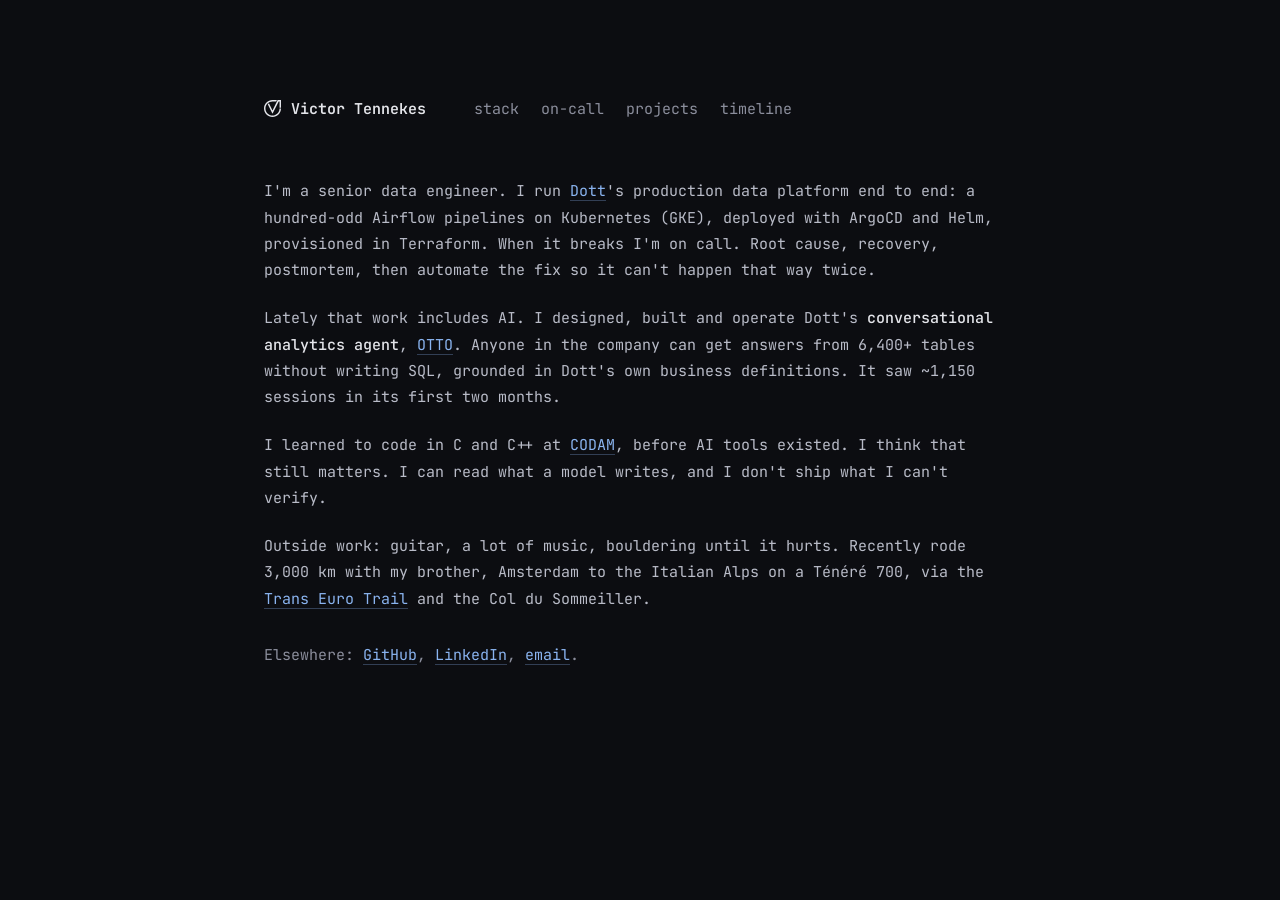
<file: index.html>
<!doctype html>
<html lang="en">
<head>
  <meta charset="utf-8">
  <meta name="viewport" content="width=device-width, initial-scale=1, viewport-fit=cover">
  <title>Victor Tennekes</title>
  <meta name="description" content="Victor Tennekes, senior data engineer at Dott. Runs the production data platform end to end.">
  <meta property="og:type" content="website">
  <meta property="og:site_name" content="Victor Tennekes">
  <meta property="og:title" content="Victor Tennekes">
  <meta property="og:description" content="Victor Tennekes, senior data engineer at Dott. Runs the production data platform end to end.">
  <meta property="og:url" content="https://victortennekes.github.io/">
  <meta property="og:image" content="https://victortennekes.github.io/og.png">
  <meta name="twitter:card" content="summary_large_image">
  <meta name="theme-color" content="#0c0d11">
  <link rel="preconnect" href="https://fonts.googleapis.com">
  <link rel="preconnect" href="https://fonts.gstatic.com" crossorigin>
  <link href="https://fonts.googleapis.com/css2?family=JetBrains+Mono:ital,wght@0,400;0,500;0,600;1,400&display=swap" rel="stylesheet">
  <link rel="stylesheet" href="style.css">
  <link rel="icon" href="favicon.svg?v=2" type="image/svg+xml">
</head>
<body>

<main class="page">
  <header class="top">
    <a class="name" href="./"><img class="mark" src="mark.svg" width="17" height="17" alt="">Victor Tennekes</a>
    <nav aria-label="Pages">
      <a href="stack.html">stack</a>
      <a href="oncall.html">on-call</a>
      <a href="projects.html">projects</a>
      <a href="timeline.html">timeline</a>
    </nav>
  </header>

  <div class="prose">
    <p>I'm a senior data engineer. I run <a href="https://ridedott.com">Dott</a>'s production data platform end to end: a hundred-odd Airflow pipelines on Kubernetes (GKE), deployed with ArgoCD and Helm, provisioned in Terraform. When it breaks I'm on call. Root cause, recovery, postmortem, then automate the fix so it can't happen that way twice.</p>

    <p>Lately that work includes AI. I designed, built and operate Dott's <b>conversational analytics agent</b>, <a href="projects.html">OTTO</a>. Anyone in the company can get answers from 6,400+ tables without writing SQL, grounded in Dott's own business definitions. It saw ~1,150 sessions in its first two months.</p>

    <p>I learned to code in C and C++ at <a href="https://www.codam.nl">CODAM</a>, before AI tools existed. I think that still matters. I can read what a model writes, and I don't ship what I can't verify.</p>

    <p>Outside work: guitar, a lot of music, bouldering until it hurts. Recently rode 3,000 km with my brother, Amsterdam to the Italian Alps on a Ténéré 700, via the <a href="https://transeurotrail.org">Trans Euro Trail</a> and the Col du Sommeiller.</p>

    <p class="links">Elsewhere: <a href="https://github.com/victortennekes">GitHub</a>, <a href="https://www.linkedin.com/in/victortennekes">LinkedIn</a>, <a class="mail" href="#" data-e="moc.duolci@sekennetrotciv">email</a>.</p>
  </div>
</main>

<script src="main.js"></script>
</body>
</html>
</file>
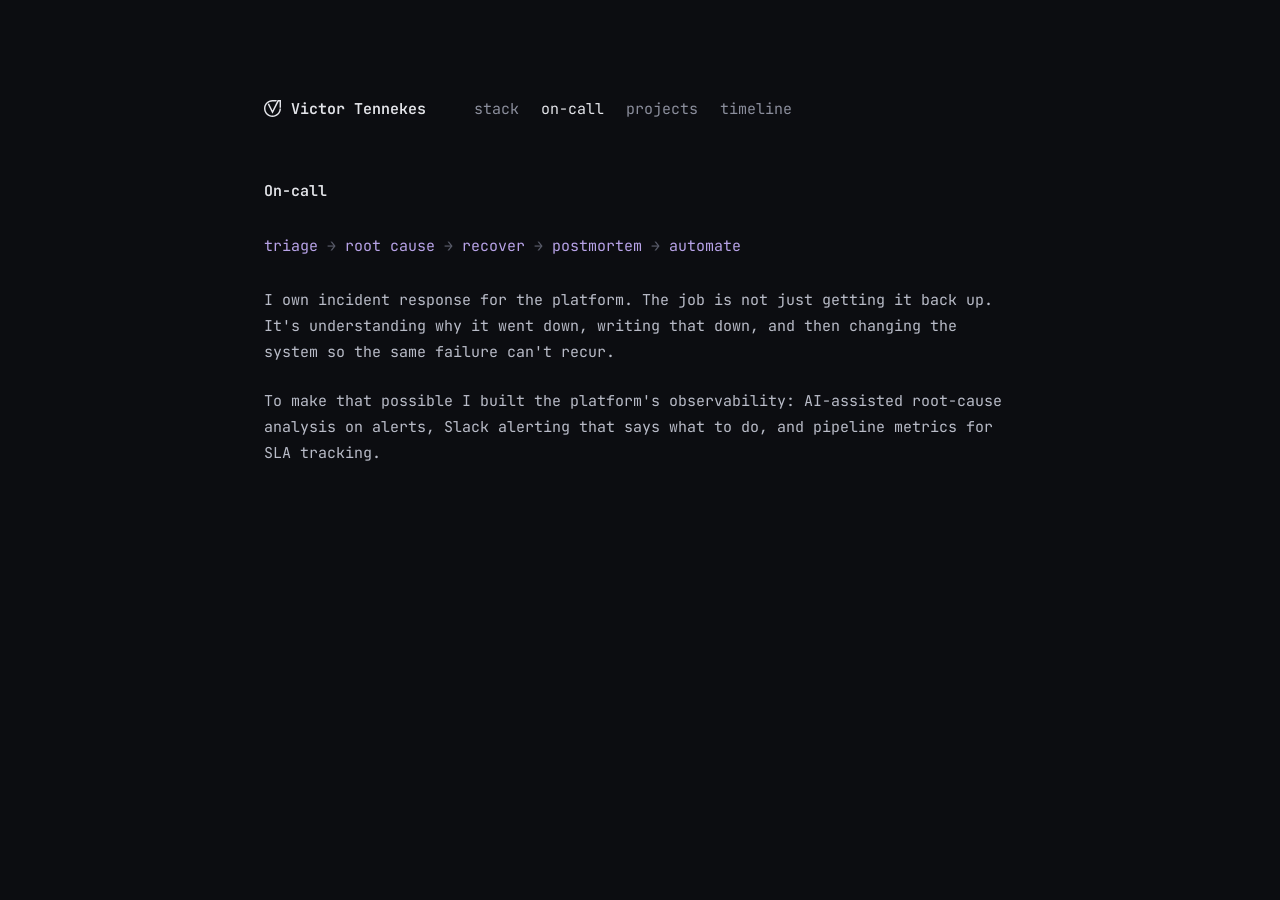
<file: oncall.html>
<!doctype html>
<html lang="en">
<head>
  <meta charset="utf-8">
  <meta name="viewport" content="width=device-width, initial-scale=1, viewport-fit=cover">
  <title>On-call · Victor Tennekes</title>
  <meta name="description" content="How Victor Tennekes handles incidents on Dott's data platform.">
  <meta property="og:type" content="website">
  <meta property="og:site_name" content="Victor Tennekes">
  <meta property="og:title" content="On-call · Victor Tennekes">
  <meta property="og:description" content="How Victor Tennekes handles incidents on Dott's data platform.">
  <meta property="og:url" content="https://victortennekes.github.io/oncall.html">
  <meta property="og:image" content="https://victortennekes.github.io/og.png">
  <meta name="twitter:card" content="summary_large_image">
  <meta name="theme-color" content="#0c0d11">
  <link rel="preconnect" href="https://fonts.googleapis.com">
  <link rel="preconnect" href="https://fonts.gstatic.com" crossorigin>
  <link href="https://fonts.googleapis.com/css2?family=JetBrains+Mono:ital,wght@0,400;0,500;0,600;1,400&display=swap" rel="stylesheet">
  <link rel="stylesheet" href="style.css">
  <link rel="icon" href="favicon.svg?v=2" type="image/svg+xml">
</head>
<body>

<main class="page">
  <header class="top">
    <a class="name" href="./"><img class="mark" src="mark.svg" width="17" height="17" alt="">Victor Tennekes</a>
    <nav aria-label="Pages">
      <a href="stack.html">stack</a>
      <a href="oncall.html" aria-current="page">on-call</a>
      <a href="projects.html">projects</a>
      <a href="timeline.html">timeline</a>
    </nav>
  </header>

  <h1>On-call</h1>
  <p class="loop"><span>triage</span> → <span>root cause</span> → <span>recover</span> → <span>postmortem</span> → <span>automate</span></p>
  <div class="prose">
    <p>I own incident response for the platform. The job is not just getting it back up. It's understanding why it went down, writing that down, and then changing the system so the same failure can't recur.</p>
    <p>To make that possible I built the platform's observability: AI-assisted root-cause analysis on alerts, Slack alerting that says what to do, and pipeline metrics for SLA tracking.</p>
  </div>
</main>

<script src="main.js"></script>
</body>
</html>
</file>
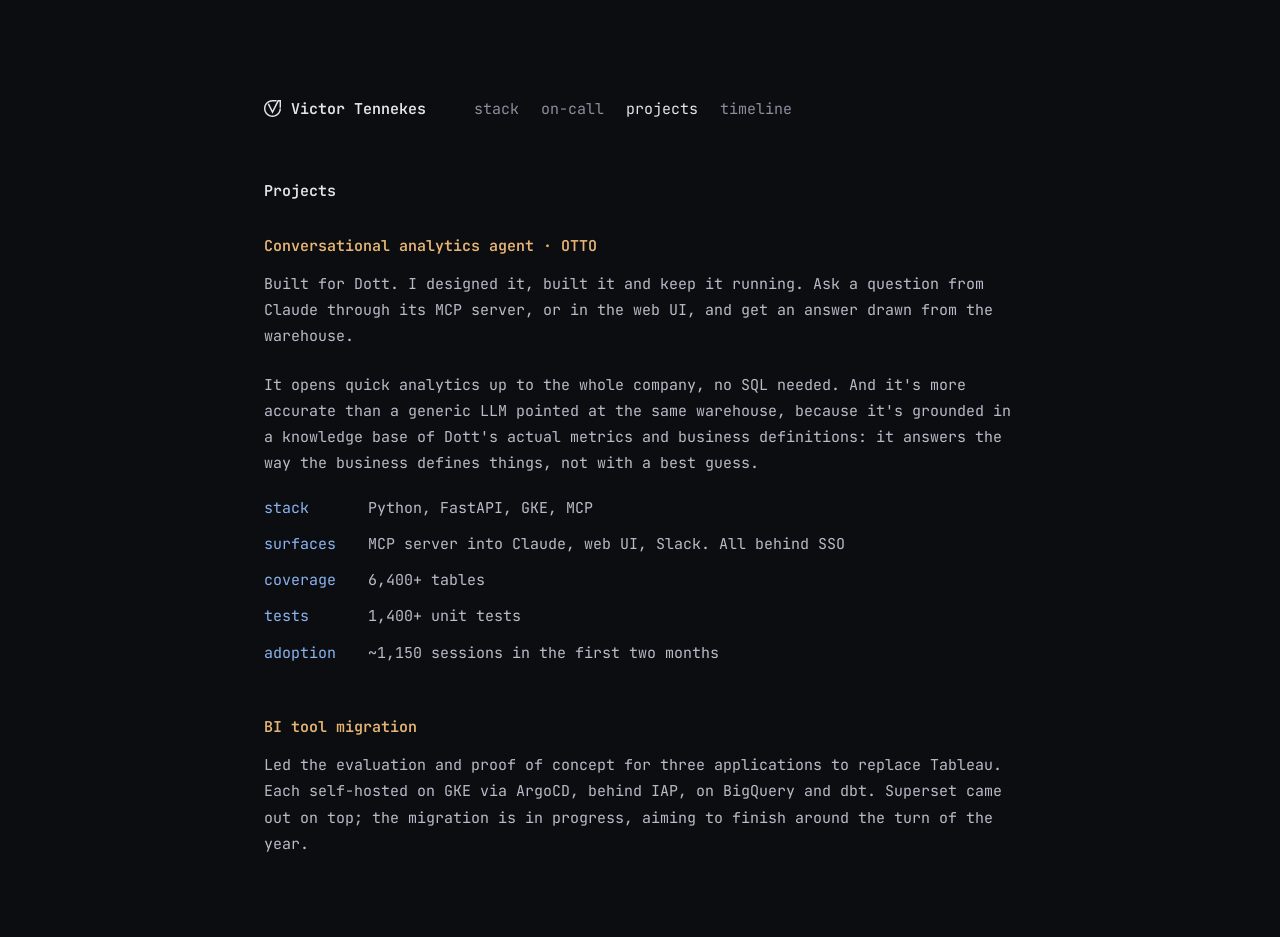
<file: projects.html>
<!doctype html>
<html lang="en">
<head>
  <meta charset="utf-8">
  <meta name="viewport" content="width=device-width, initial-scale=1, viewport-fit=cover">
  <title>Projects · Victor Tennekes</title>
  <meta name="description" content="Selected projects by Victor Tennekes: a conversational analytics agent and a BI tool migration.">
  <meta property="og:type" content="website">
  <meta property="og:site_name" content="Victor Tennekes">
  <meta property="og:title" content="Projects · Victor Tennekes">
  <meta property="og:description" content="Selected projects by Victor Tennekes: a conversational analytics agent and a BI tool migration.">
  <meta property="og:url" content="https://victortennekes.github.io/projects.html">
  <meta property="og:image" content="https://victortennekes.github.io/og.png">
  <meta name="twitter:card" content="summary_large_image">
  <meta name="theme-color" content="#0c0d11">
  <link rel="preconnect" href="https://fonts.googleapis.com">
  <link rel="preconnect" href="https://fonts.gstatic.com" crossorigin>
  <link href="https://fonts.googleapis.com/css2?family=JetBrains+Mono:ital,wght@0,400;0,500;0,600;1,400&display=swap" rel="stylesheet">
  <link rel="stylesheet" href="style.css">
  <link rel="icon" href="favicon.svg?v=2" type="image/svg+xml">
</head>
<body>

<main class="page">
  <header class="top">
    <a class="name" href="./"><img class="mark" src="mark.svg" width="17" height="17" alt="">Victor Tennekes</a>
    <nav aria-label="Pages">
      <a href="stack.html">stack</a>
      <a href="oncall.html">on-call</a>
      <a href="projects.html" aria-current="page">projects</a>
      <a href="timeline.html">timeline</a>
    </nav>
  </header>

  <h1>Projects</h1>

  <section class="project">
    <h2>Conversational analytics agent · OTTO</h2>
    <div class="prose">
      <p>Built for Dott. I designed it, built it and keep it running. Ask a question from Claude through its MCP server, or in the web UI, and get an answer drawn from the warehouse.</p>
      <p>It opens quick analytics up to the whole company, no SQL needed. And it's more accurate than a generic LLM pointed at the same warehouse, because it's grounded in a knowledge base of Dott's actual metrics and business definitions: it answers the way the business defines things, not with a best guess.</p>
    </div>
    <dl class="kv">
      <dt>stack</dt><dd>Python, FastAPI, GKE, MCP</dd>
      <dt>surfaces</dt><dd>MCP server into Claude, web UI, Slack. All behind SSO</dd>
      <dt>coverage</dt><dd>6,400+ tables</dd>
      <dt>tests</dt><dd>1,400+ unit tests</dd>
      <dt>adoption</dt><dd>~1,150 sessions in the first two months</dd>
    </dl>
  </section>

  <section class="project">
    <h2>BI tool migration</h2>
    <div class="prose">
      <p>Led the evaluation and proof of concept for three applications to replace Tableau. Each self-hosted on GKE via ArgoCD, behind IAP, on BigQuery and dbt. Superset came out on top; the migration is in progress, aiming to finish around the turn of the year.</p>
    </div>
  </section>
</main>

<script src="main.js"></script>
</body>
</html>
</file>
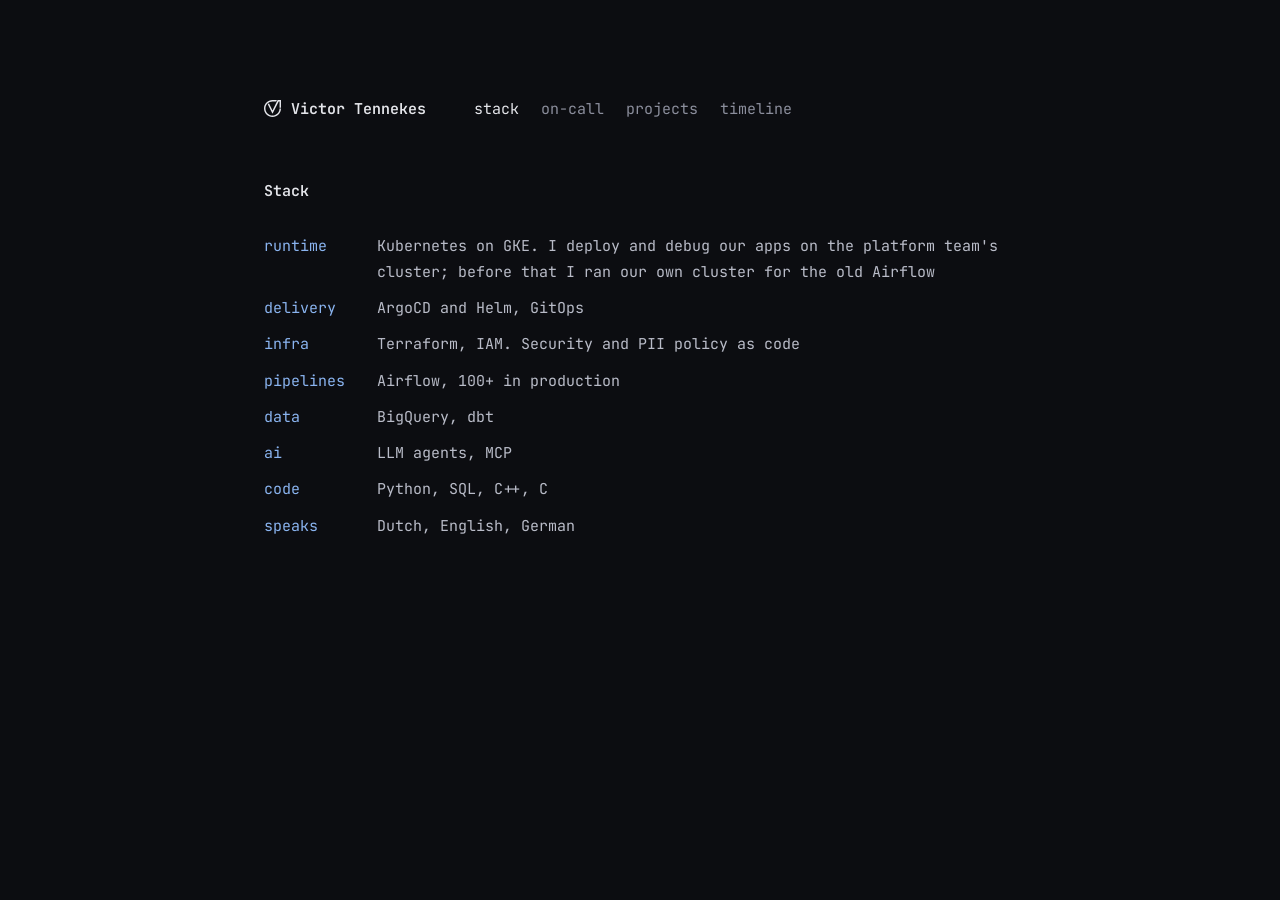
<file: stack.html>
<!doctype html>
<html lang="en">
<head>
  <meta charset="utf-8">
  <meta name="viewport" content="width=device-width, initial-scale=1, viewport-fit=cover">
  <title>Stack · Victor Tennekes</title>
  <meta name="description" content="What Victor Tennekes runs Dott's data platform on.">
  <meta property="og:type" content="website">
  <meta property="og:site_name" content="Victor Tennekes">
  <meta property="og:title" content="Stack · Victor Tennekes">
  <meta property="og:description" content="What Victor Tennekes runs Dott's data platform on.">
  <meta property="og:url" content="https://victortennekes.github.io/stack.html">
  <meta property="og:image" content="https://victortennekes.github.io/og.png">
  <meta name="twitter:card" content="summary_large_image">
  <meta name="theme-color" content="#0c0d11">
  <link rel="preconnect" href="https://fonts.googleapis.com">
  <link rel="preconnect" href="https://fonts.gstatic.com" crossorigin>
  <link href="https://fonts.googleapis.com/css2?family=JetBrains+Mono:ital,wght@0,400;0,500;0,600;1,400&display=swap" rel="stylesheet">
  <link rel="stylesheet" href="style.css">
  <link rel="icon" href="favicon.svg?v=2" type="image/svg+xml">
</head>
<body>

<main class="page">
  <header class="top">
    <a class="name" href="./"><img class="mark" src="mark.svg" width="17" height="17" alt="">Victor Tennekes</a>
    <nav aria-label="Pages">
      <a href="stack.html" aria-current="page">stack</a>
      <a href="oncall.html">on-call</a>
      <a href="projects.html">projects</a>
      <a href="timeline.html">timeline</a>
    </nav>
  </header>

  <h1>Stack</h1>
  <dl class="kv">
    <dt>runtime</dt><dd>Kubernetes on GKE. I deploy and debug our apps on the platform team's cluster; before that I ran our own cluster for the old Airflow</dd>
    <dt>delivery</dt><dd>ArgoCD and Helm, GitOps</dd>
    <dt>infra</dt><dd>Terraform, IAM. Security and PII policy as code</dd>
    <dt>pipelines</dt><dd>Airflow, 100+ in production</dd>
    <dt>data</dt><dd>BigQuery, dbt</dd>
    <dt>ai</dt><dd>LLM agents, MCP</dd>
    <dt>code</dt><dd>Python, SQL, C++, C</dd>
    <dt>speaks</dt><dd>Dutch, English, German</dd>
  </dl>
</main>

<script src="main.js"></script>
</body>
</html>
</file>
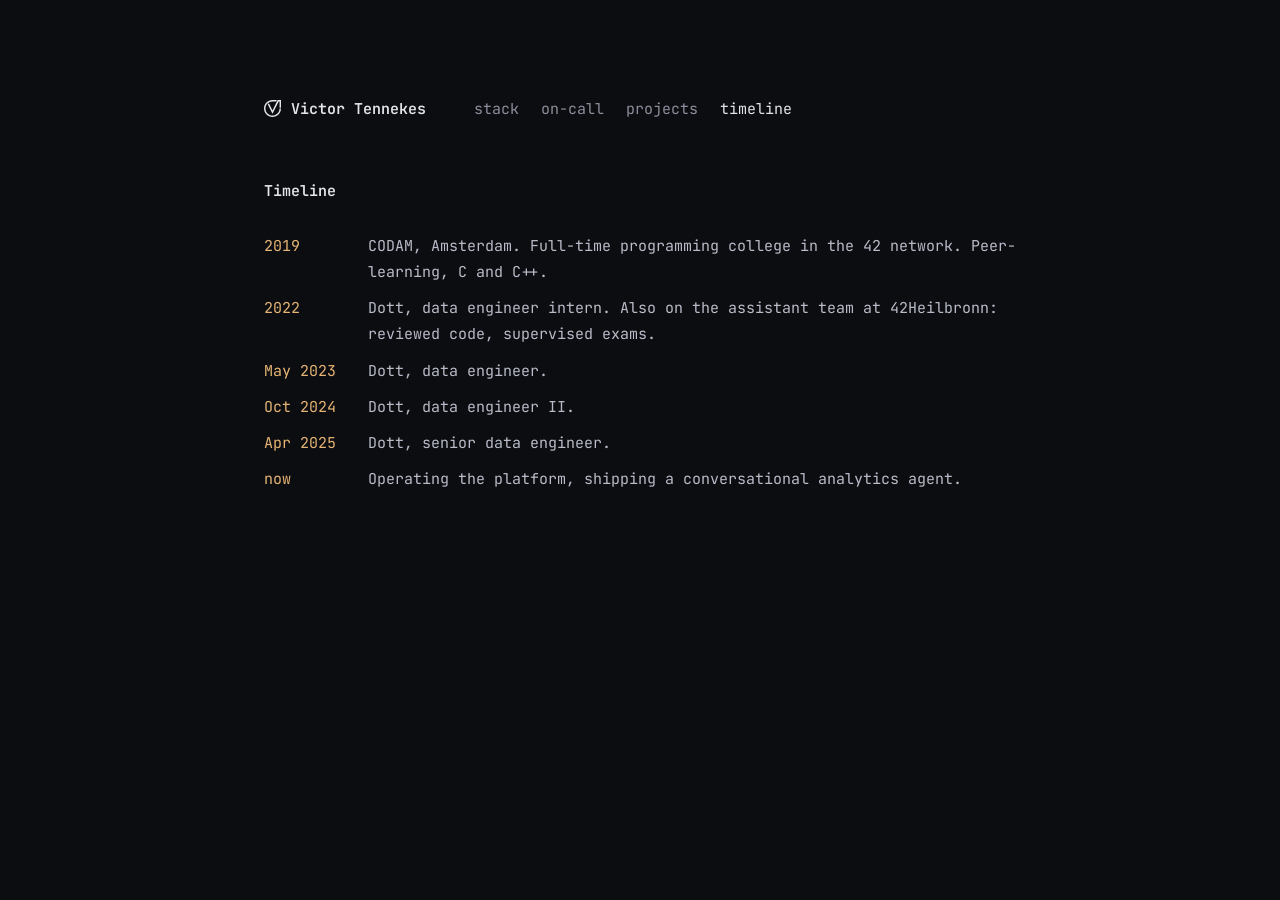
<file: timeline.html>
<!doctype html>
<html lang="en">
<head>
  <meta charset="utf-8">
  <meta name="viewport" content="width=device-width, initial-scale=1, viewport-fit=cover">
  <title>Timeline · Victor Tennekes</title>
  <meta name="description" content="Victor Tennekes's path from CODAM to senior data engineer at Dott.">
  <meta property="og:type" content="website">
  <meta property="og:site_name" content="Victor Tennekes">
  <meta property="og:title" content="Timeline · Victor Tennekes">
  <meta property="og:description" content="Victor Tennekes's path from CODAM to senior data engineer at Dott.">
  <meta property="og:url" content="https://victortennekes.github.io/timeline.html">
  <meta property="og:image" content="https://victortennekes.github.io/og.png">
  <meta name="twitter:card" content="summary_large_image">
  <meta name="theme-color" content="#0c0d11">
  <link rel="preconnect" href="https://fonts.googleapis.com">
  <link rel="preconnect" href="https://fonts.gstatic.com" crossorigin>
  <link href="https://fonts.googleapis.com/css2?family=JetBrains+Mono:ital,wght@0,400;0,500;0,600;1,400&display=swap" rel="stylesheet">
  <link rel="stylesheet" href="style.css">
  <link rel="icon" href="favicon.svg?v=2" type="image/svg+xml">
</head>
<body>

<main class="page">
  <header class="top">
    <a class="name" href="./"><img class="mark" src="mark.svg" width="17" height="17" alt="">Victor Tennekes</a>
    <nav aria-label="Pages">
      <a href="stack.html">stack</a>
      <a href="oncall.html">on-call</a>
      <a href="projects.html">projects</a>
      <a href="timeline.html" aria-current="page">timeline</a>
    </nav>
  </header>

  <h1>Timeline</h1>
  <dl class="kv tl">
    <dt>2019</dt><dd>CODAM, Amsterdam. Full-time programming college in the 42 network. Peer-learning, C and C++.</dd>
    <dt>2022</dt><dd>Dott, data engineer intern. Also on the assistant team at 42Heilbronn: reviewed code, supervised exams.</dd>
    <dt>May 2023</dt><dd>Dott, data engineer.</dd>
    <dt>Oct 2024</dt><dd>Dott, data engineer II.</dd>
    <dt>Apr 2025</dt><dd>Dott, senior data engineer.</dd>
    <dt>now</dt><dd>Operating the platform, shipping a conversational analytics agent.</dd>
  </dl>
</main>

<script src="main.js"></script>
</body>
</html>
</file>
<file: style.css>
/* One narrow column. Top row: name + four page links. Body: prose or a key/value list. */
:root {
  --bg: #0c0d11; --bg2: #121318; --line: #1f2129;
  --muted: #595c6a; --dim: #8b8e9c; --body: #b9bcc8; --text: #e4e5ea;
  --green: #9ad28a; --blue: #8ab4f0; --amber: #e6b574; --violet: #b8a3e8;
  --font: "JetBrains Mono", ui-monospace, SFMono-Regular, Menlo, monospace;
  color-scheme: dark;
}
* { box-sizing: border-box; }
body { margin: 0; background: var(--bg); color: var(--text); font-family: var(--font); font-size: 15px; line-height: 1.75; -webkit-font-smoothing: antialiased; }
a { color: var(--blue); text-decoration: underline; text-decoration-color: color-mix(in srgb, var(--blue) 30%, transparent); text-underline-offset: 4px; text-decoration-thickness: 1px; }
a:hover { text-decoration-color: var(--blue); }
a:focus-visible { outline: 2px solid var(--blue); outline-offset: 2px; border-radius: 2px; }
h1, h2, p, dl, dd { margin: 0; }

.page { max-width: 800px; margin: 0 auto; padding-block: 96px 80px; padding-left: max(24px, env(safe-area-inset-left, 0px)); padding-right: max(24px, env(safe-area-inset-right, 0px)); }

/* Top row */
.top { display: flex; align-items: baseline; gap: 12px 48px; flex-wrap: wrap; margin-bottom: 56px; }
.name { color: var(--text); font-weight: 600; text-decoration: none; }
.mark { width: 1.15em; height: 1.15em; vertical-align: -0.2em; margin-right: 10px; }
.top nav { display: flex; gap: 22px; flex-wrap: wrap; }
.top nav a { color: var(--dim); text-decoration: none; }
.top nav a:hover { color: var(--text); }
.top nav a[aria-current] { color: var(--text); }

/* Content */
h1 { font-size: 15px; font-weight: 600; margin-bottom: 28px; }
h2 { font-size: 15px; font-weight: 600; color: var(--amber); margin-bottom: 12px; }
.prose { display: grid; gap: 22px; color: var(--body); max-width: 88ch; }
.prose b { color: var(--text); font-weight: 500; }
.prose p.links { color: var(--dim); margin-top: 8px; }

.kv { display: grid; grid-template-columns: max-content minmax(0, 1fr); gap: 10px 32px; color: var(--body); max-width: 88ch; }
.kv dt { color: var(--blue); }
.kv.tl dt { color: var(--amber); font-variant-numeric: tabular-nums; }

.loop { color: var(--muted); margin-bottom: 28px; }
.loop span { color: var(--violet); }

.project + .project { margin-top: 48px; }
.project .kv { margin-top: 18px; }

@media (max-width: 520px) {
  .page { padding-block: 40px 56px; padding-left: max(16px, env(safe-area-inset-left, 0px)); padding-right: max(16px, env(safe-area-inset-right, 0px)); }
  body { font-size: 14px; }
  .top { margin-bottom: 40px; }
  .top nav { gap: 16px; }
  .kv { grid-template-columns: 1fr; gap: 2px; }
  .kv dt { margin-top: 12px; }
  .kv dt:first-child { margin-top: 0; }
}
</file>
